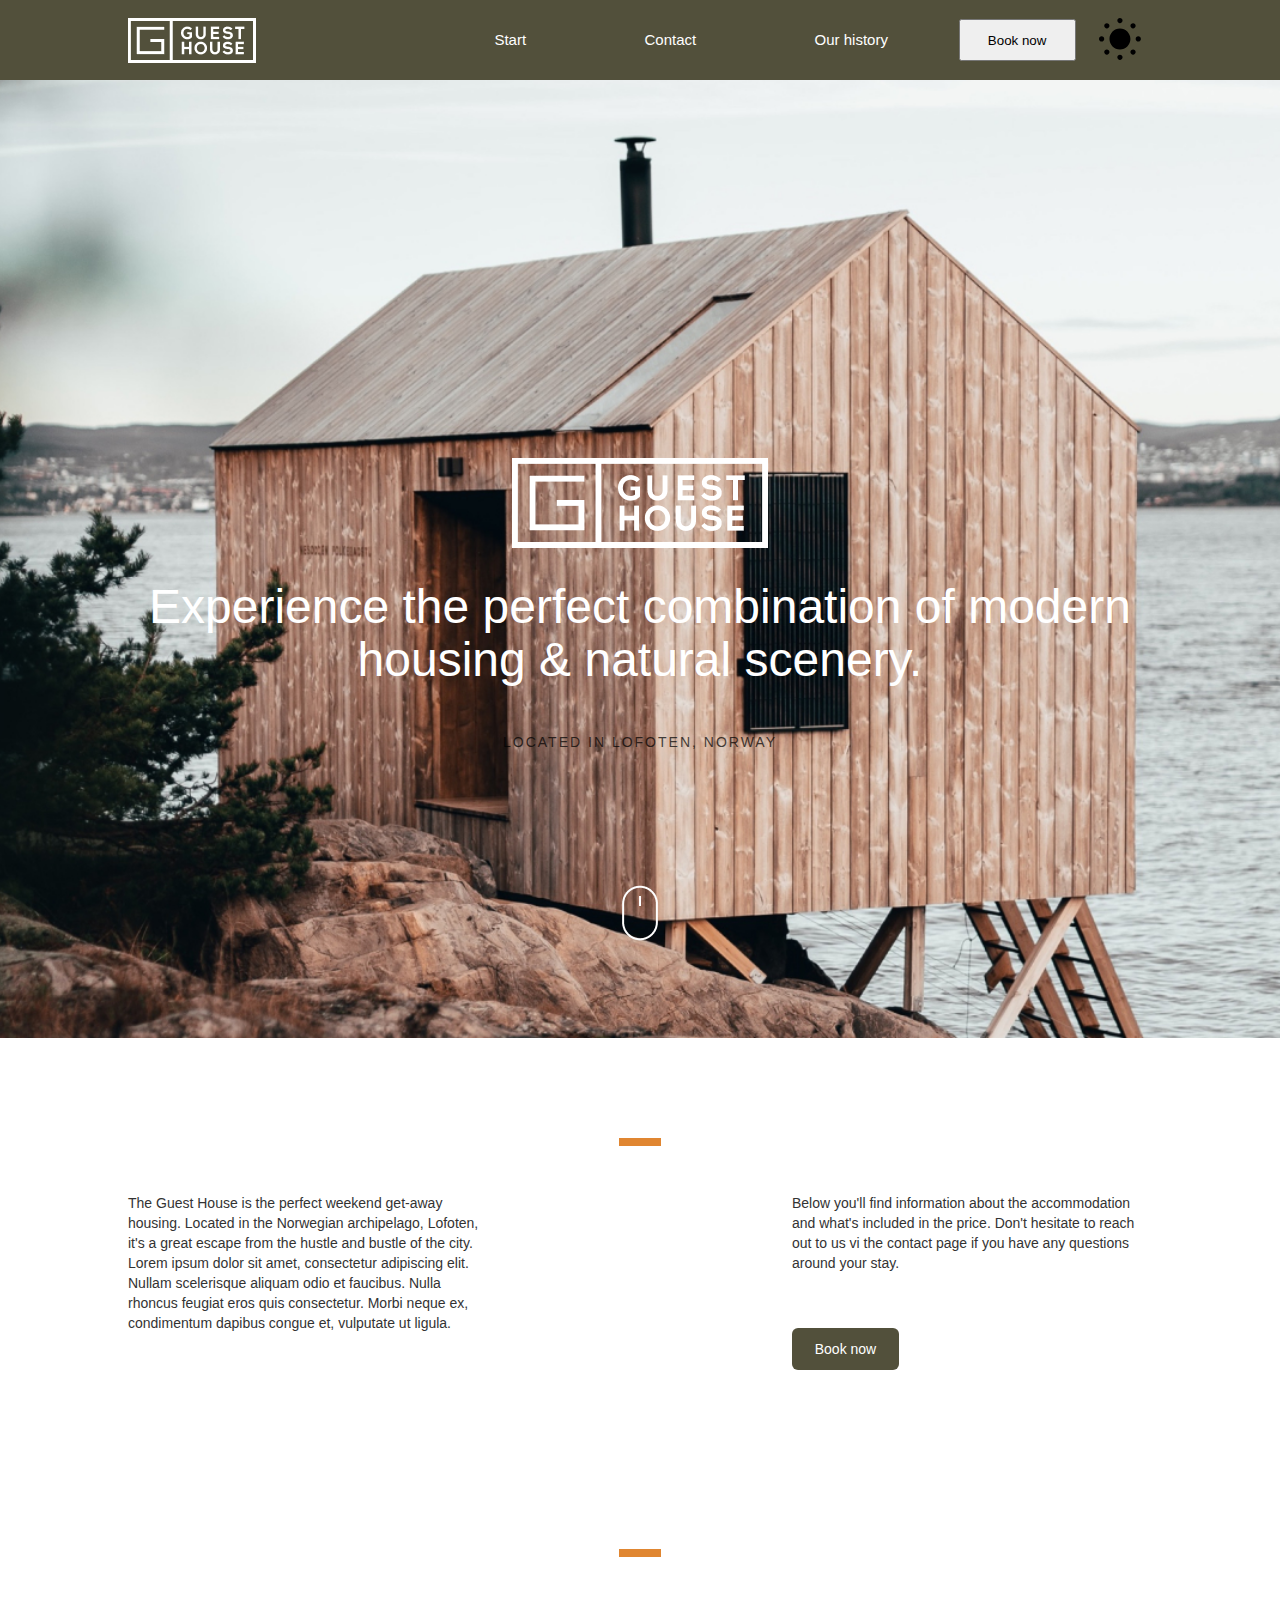
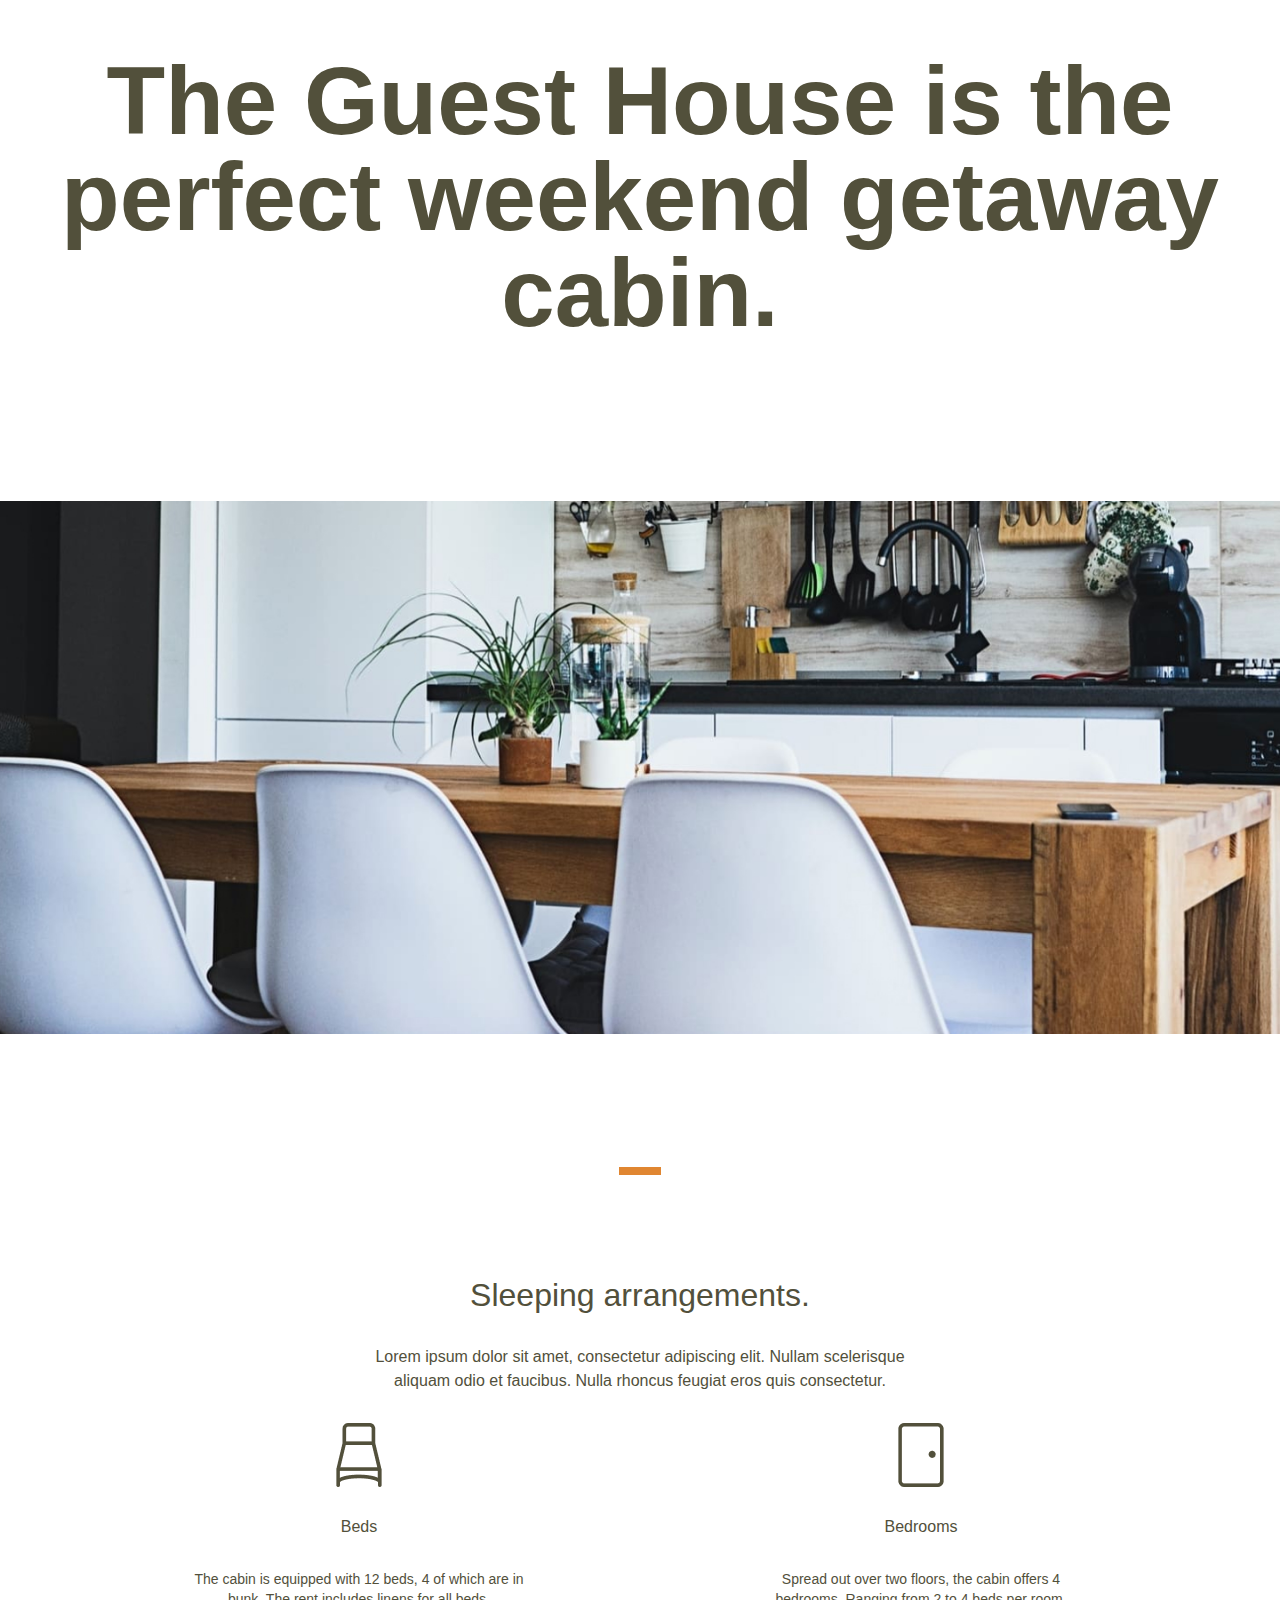
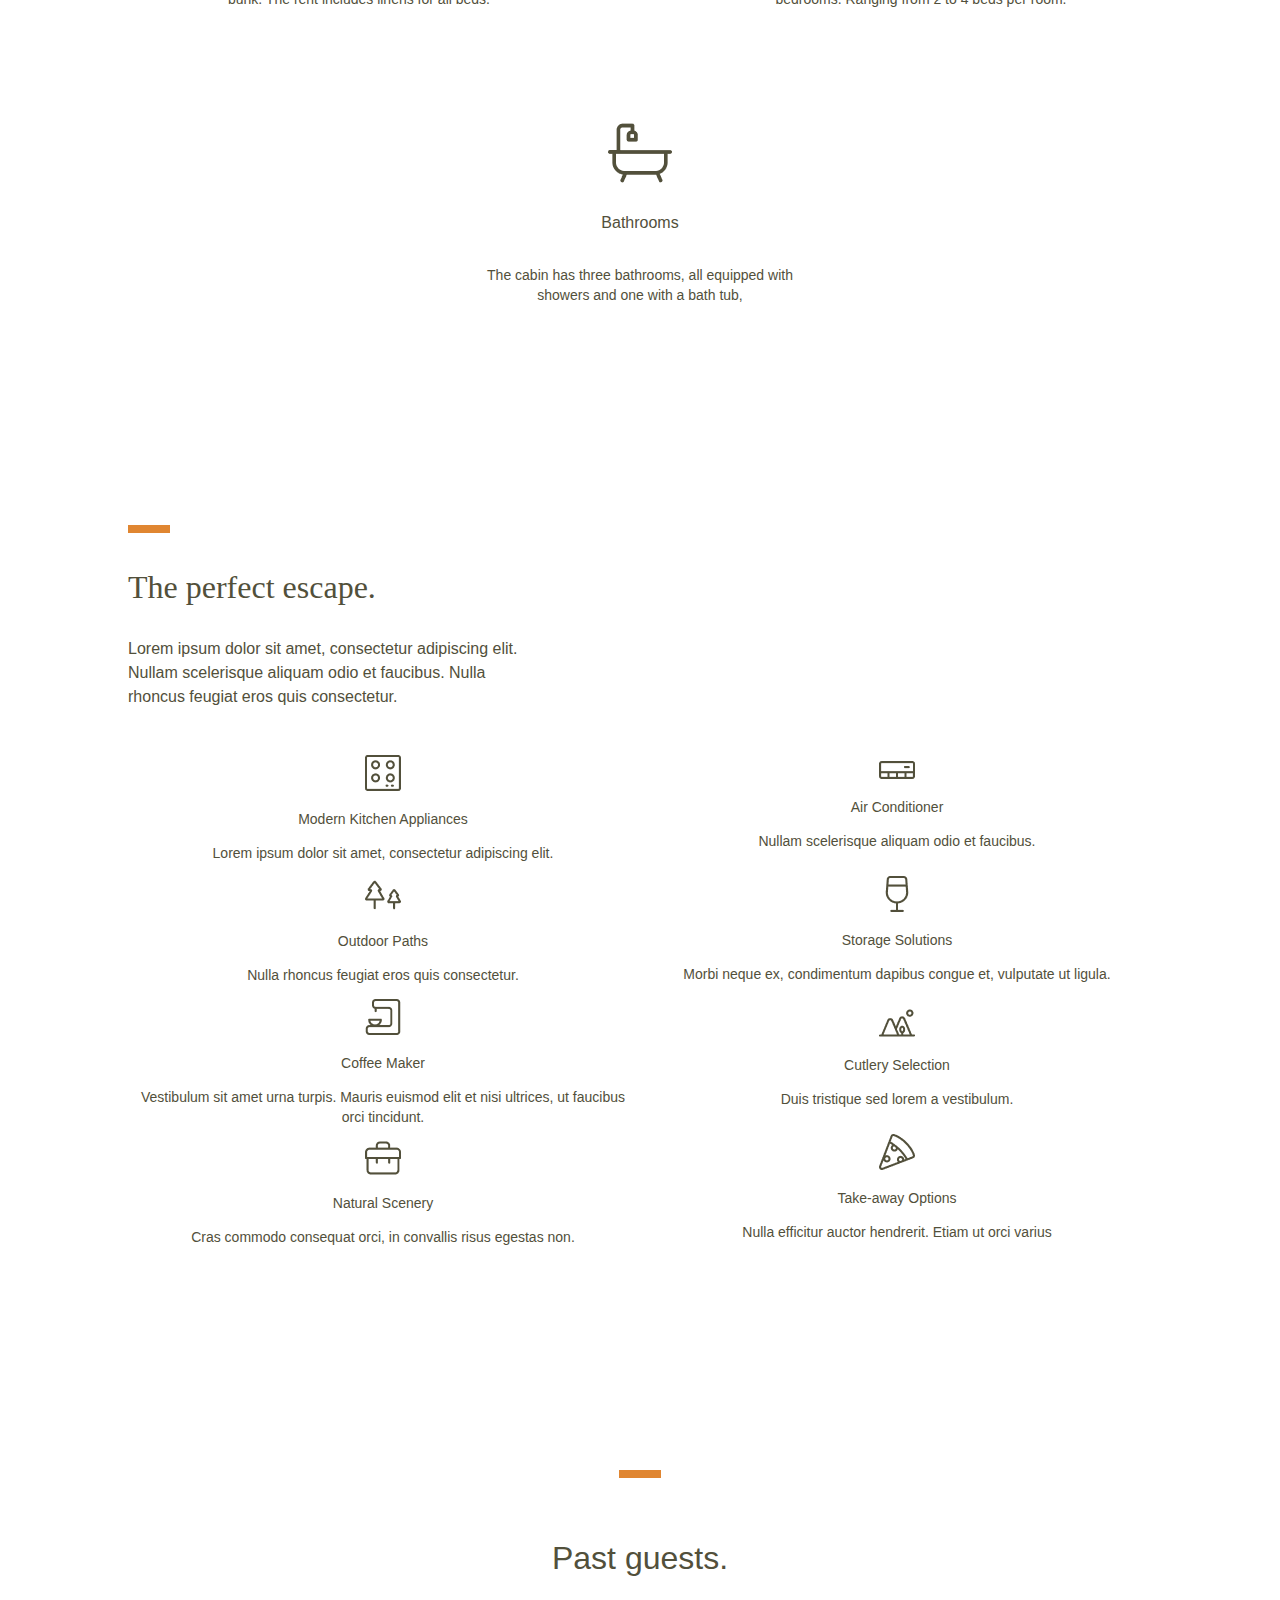
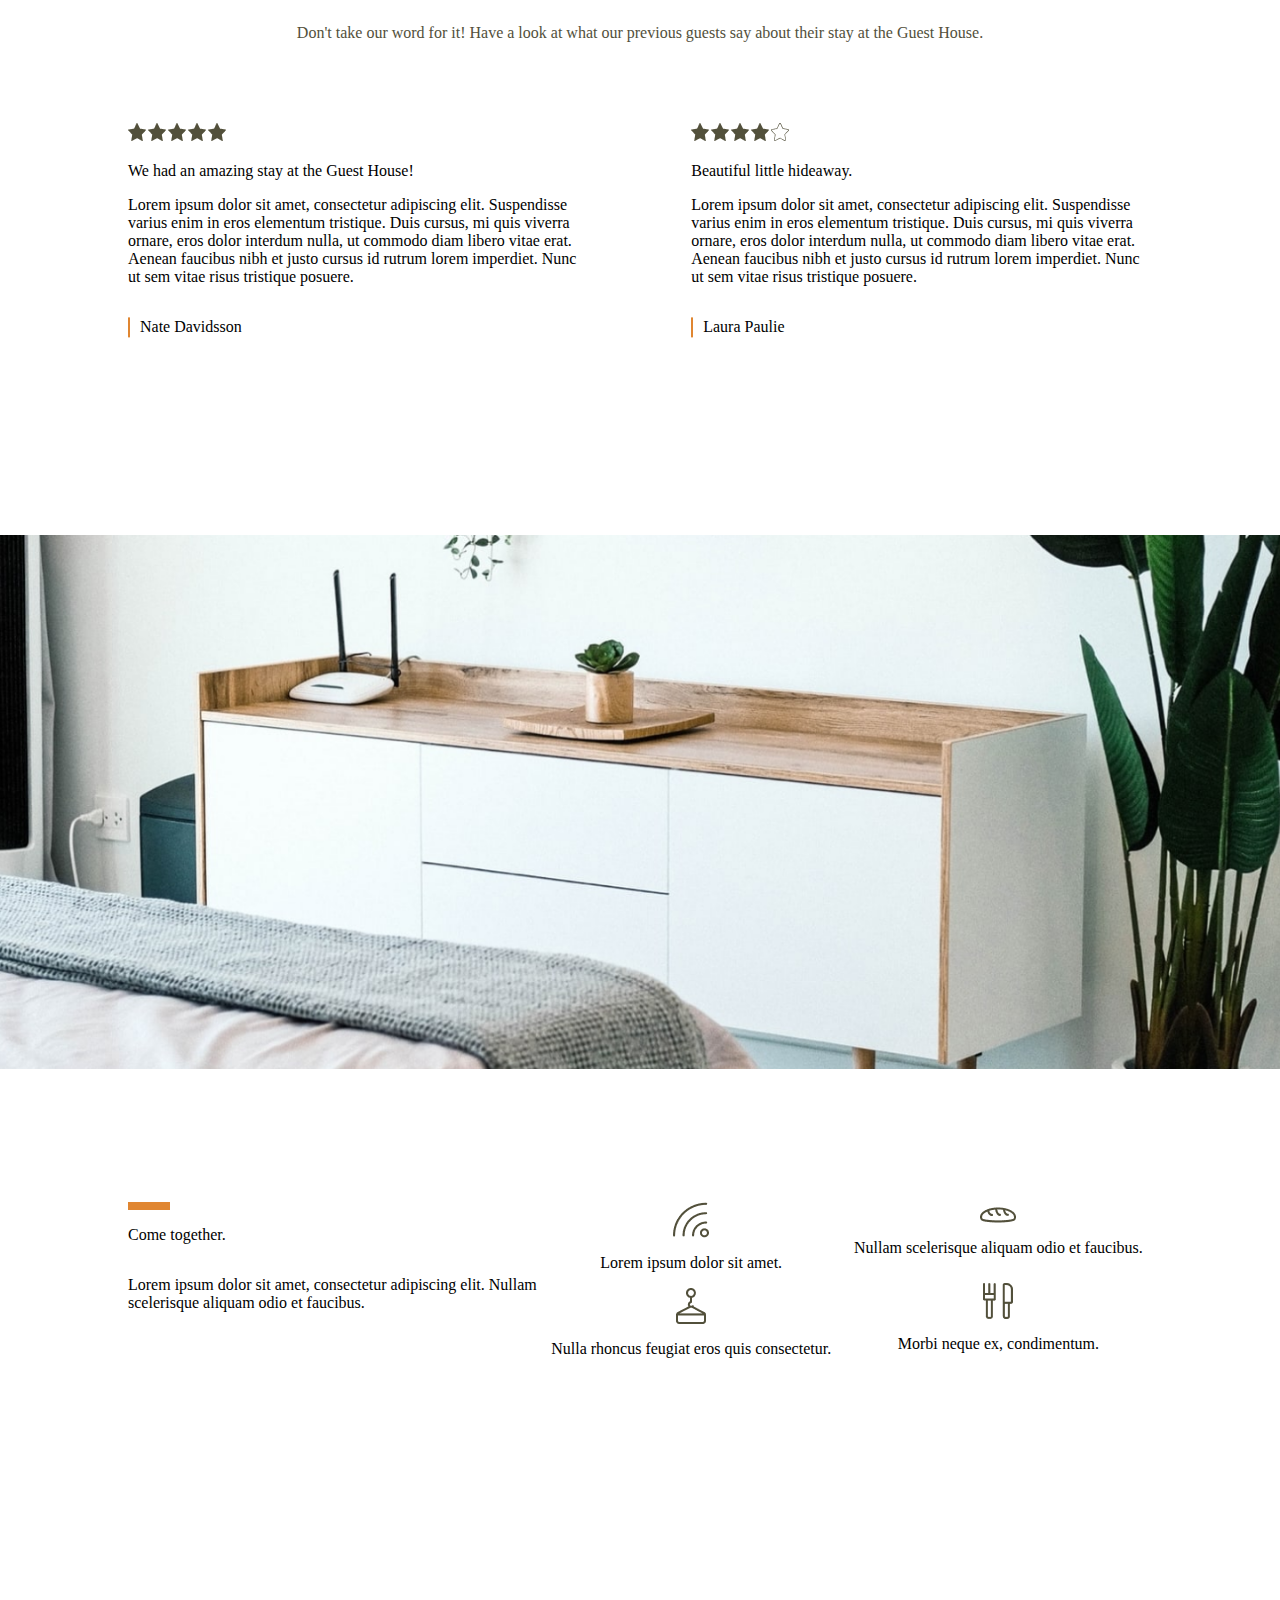
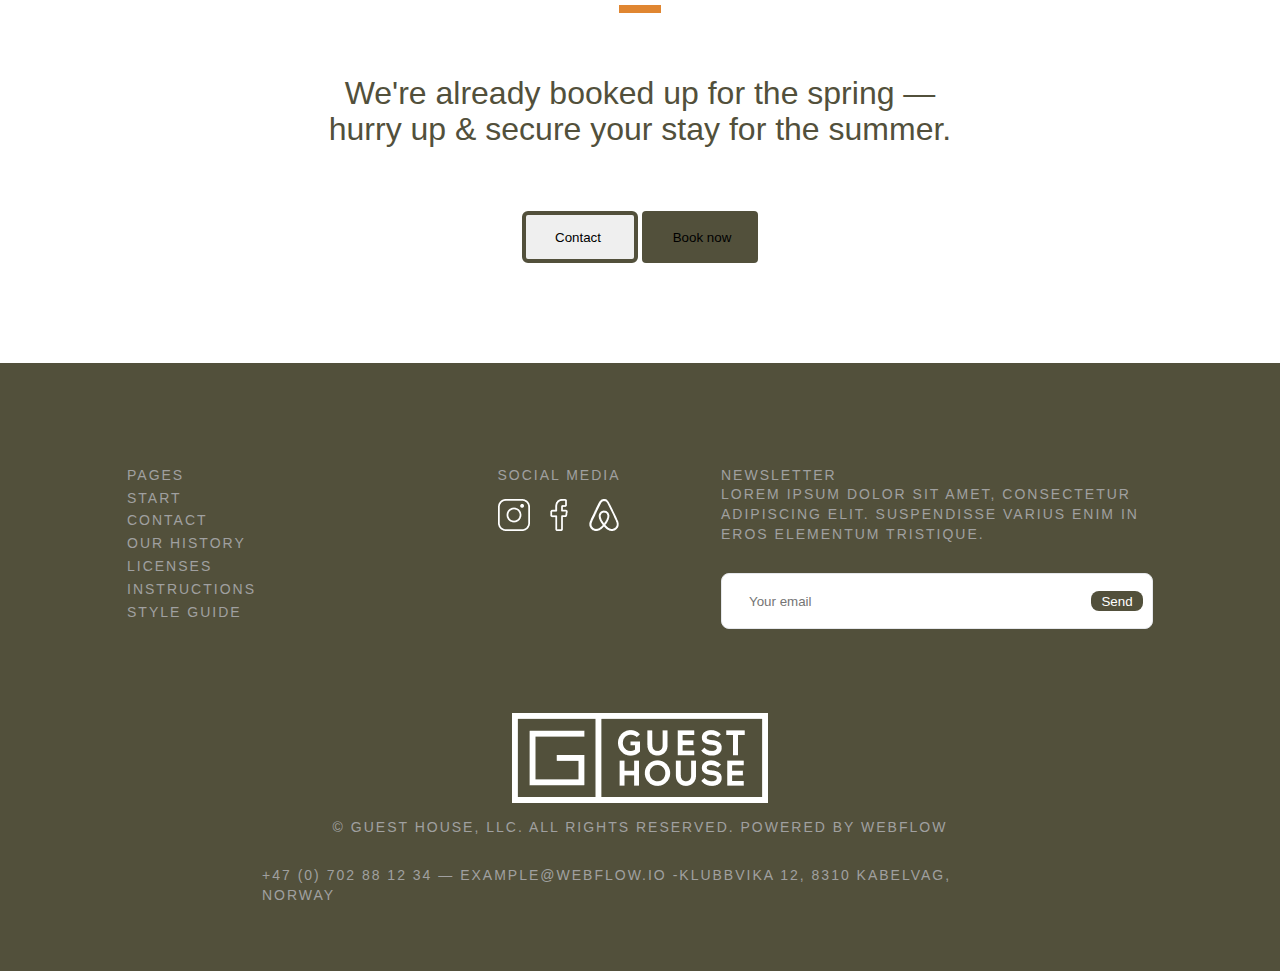
<file: Hotel/index.html>
<!DOCTYPE html>
<html lang="en">

<head>
    <meta charset="UTF-8">
    <meta http-equiv="X-UA-Compatible" content="IE=edge">
    <meta name="viewport" content="width=device-width, initial-scale=1.0">
    <title>Document</title>
    <link rel="stylesheet" href="./styles/style.css">
    <script defer src="./script.js"></script>
</head>

<body>
    <div class="container">
    <header>
        <div class="header-container">
            <div class="header-cont">
                <div class="navigation">
                    <div class="logo">
                        <img src="./img/Combined-Shape.png" alt="">
                    </div>
                    <div class="links">
                        <a class="link" href="#">Start</a>
                        <a class="link" href="#">Contact</a>
                        <a class="link" href="#">Our history</a>
                    </div>
                    <div class="function-block">
                        <div class="firstFun">
                            <button>Book now</button>
                        </div>
                        <div class="topicBlock">
                            <button class="topicButton"></button>
                        </div>
                    </div>
                </div>
            </div>

        </div>
        <div class="header-main">
            <div class="header-main-info">
                <img class="bigLogo" src="./img/bigLogo.png" alt="">
                <h1>Experience the perfect combination of modern housing & natural scenery.</h1>
                <p>Located in Lofoten, norway</p>
                <img class="mouse" src="./img/mouse.png" alt="">
            </div>
            <div class="box"></div>
        </div>
        <img class="line" src="./img/line.png" alt="">
        <div class="header-info">
            <div class="header-info-cont">
                <div class="leftBlock">
                    <p>The Guest House is the perfect weekend get-away housing. Located in the Norwegian archipelago,
                        Lofoten, it's a great escape from the hustle and bustle of the city. Lorem ipsum dolor sit amet,
                        consectetur adipiscing elit. Nullam scelerisque aliquam odio et faucibus. Nulla rhoncus feugiat
                        eros quis consectetur. Morbi neque ex, condimentum dapibus congue et, vulputate ut ligula.</p>
                </div>
                <div class="rightBlock">
                    <p>
                        Below you'll find information about the accommodation and what's included in the price. Don't
                        hesitate to reach out to us vi the contact page if you have any questions around your stay.
                    </p>
                    <button>Book now</button>
                </div>
            </div>
            <img class="line2" src="./img/line.png" alt="">
            <p class="headText">The Guest House is the perfect weekend getaway cabin.</p>
        </div>
    </header>
    <main>
        <div class="main-block"></div>
        <div class="main-info">
            <img class="line3" src="./img/line.png" alt="">
            <div class="main-info-cont">
                <div class="top-block-main">
                    <p class="headTextMain1">Sleeping arrangements.</p>
                    <p class="headTextMain2">Lorem ipsum dolor sit amet, consectetur adipiscing elit. Nullam scelerisque
                        aliquam odio et faucibus. Nulla rhoncus feugiat eros quis consectetur.</p>
                </div>
                <div class="low-block-main">
                    <div class="card">
                        <div class="logoCard">
                            <img src="./img/beds.png" alt="">
                            <p>Beds</p>
                        </div>
                        <div class="cardInfo">
                            <p>The cabin is equipped with 12 beds, 4 of which are in bunk. The rent includes linens for
                                all beds.</p>
                        </div>
                    </div>
                    <div class="card">
                        <div class="logoCard">
                            <img src="./img/bedroom.png" alt="">
                            <p>Bedrooms</p>
                        </div>
                        <div class="cardInfo">
                            <p>Spread out over two floors, the cabin offers 4 bedrooms. Ranging from 2 to 4 beds per
                                room.</p>
                        </div>
                    </div>
                    <div class="card">
                        <div class="logoCard">
                            <img src="./img/bathroom.png" alt="">
                            <p>Bathrooms</p>
                        </div>
                        <div class="cardInfo">
                            <p>The cabin has three bathrooms, all equipped with showers and one with a bath tub,</p>
                        </div>
                    </div>
                </div>
            </div>
        </div>
        <div class="main-rating">
            <div class="main-rating-cont">
                <div class="headBlockRating">
                    <img class="line4" src="./img/line.png" alt="">
                    <p class="headTextRating">The perfect escape.</p>
                    <p class="headTextRatingInfo">Lorem ipsum dolor sit amet, consectetur adipiscing elit. Nullam
                        scelerisque aliquam odio et faucibus. Nulla rhoncus feugiat eros quis consectetur.</p>
                </div>
                <div class="headCardsRating">
                    <div class="leftCardRating">
                        <div class="cardRating">
                            <div class="cardLogoRating">
                                <img src="./img/card1.png" alt="">
                            </div>
                            <div class="cardTextRating">
                                <p class="cardTextRating1">Modern Kitchen Appliances</p>
                                <p class="cardTextRating2">Lorem ipsum dolor sit amet, consectetur adipiscing elit.</p>
                            </div>
                        </div>
                        <div class="cardRating">
                            <div class="cardLogoRating">
                                <img src="./img/card2.png" alt="">
                            </div>
                            <div class="cardTextRating">
                                <p class="cardTextRating1">Outdoor Paths</p>
                                <p class="cardTextRating2">Nulla rhoncus feugiat eros quis consectetur.</p>
                            </div>
                        </div>
                        <div class="cardRating">
                            <div class="cardLogoRating">
                                <img src="./img/card3.png" alt="">
                            </div>
                            <div class="cardTextRating">
                                <p class="cardTextRating1">Coffee Maker</p>
                                <p class="cardTextRating2">Vestibulum sit amet urna turpis. Mauris euismod elit et nisi
                                    ultrices, ut faucibus orci tincidunt.</p>
                            </div>
                        </div>
                        <div class="cardRating">
                            <div class="cardLogoRating">
                                <img src="./img/card4.png" alt="">
                            </div>
                            <div class="cardTextRating">
                                <p class="cardTextRating1">Natural Scenery</p>
                                <p class="cardTextRating2">Cras commodo consequat orci, in convallis risus egestas non.
                                </p>
                            </div>
                        </div>
                    </div>
                    <div class="rightCardRating">
                        <div class="cardRating">
                            <div class="cardLogoRating">
                                <img src="./img/card5.png" alt="">
                            </div>
                            <div class="cardTextRating">
                                <p class="cardTextRating1">Air Conditioner</p>
                                <p class="cardTextRating2">Nullam scelerisque aliquam odio et faucibus.</p>
                            </div>
                        </div>
                        <div class="cardRating">
                            <div class="cardLogoRating">
                                <img src="./img/card6.png" alt="">
                            </div>
                            <div class="cardTextRating">
                                <p class="cardTextRating1">Storage Solutions</p>
                                <p class="cardTextRating2">Morbi neque ex, condimentum dapibus congue et, vulputate ut
                                    ligula.</p>
                            </div>
                        </div>
                        <div class="cardRating">
                            <div class="cardLogoRating">
                                <img src="./img/card7.png" alt="">
                            </div>
                            <div class="cardTextRating">
                                <p class="cardTextRating1">Cutlery Selection</p>
                                <p class="cardTextRating2">Duis tristique sed lorem a vestibulum.</p>
                            </div>
                        </div>
                        <div class="cardRating">
                            <div class="cardLogoRating">
                                <img src="./img/card8.png" alt="">
                            </div>
                            <div class="cardTextRating">
                                <p class="cardTextRating1">Take-away Options</p>
                                <p class="cardTextRating2">Nulla efficitur auctor hendrerit. Etiam ut orci varius</p>
                            </div>
                        </div>
                    </div>
                </div>
            </div>
        </div>
        <div class="main-feedback">
            <div class="feedback-head">
                <img src="./img/line.png" alt="">
                <p class="headFeedbackText">Past guests.</p>
                <p class="headFeedbackTextInfo">Don't take our word for it! Have a look at what our previous guests say
                    about their stay at the Guest House.</p>
            </div>
            <div class="feedback-cards">
                <div class="FeedbackCard">
                    <img src="./img/5stars.png" alt="">
                    <p class="headFeedbackCard">We had an amazing stay at the Guest House!</p>
                    <p class="infoFeedbackCard">Lorem ipsum dolor sit amet, consectetur adipiscing elit. Suspendisse
                        varius enim in eros elementum tristique. Duis cursus, mi quis viverra ornare, eros dolor
                        interdum nulla, ut commodo diam libero vitae erat. Aenean faucibus nibh et justo cursus id
                        rutrum lorem imperdiet. Nunc ut sem vitae risus tristique posuere.</p>
                    <div class="user">
                        <img src="./img/lineV.png" alt="">
                        <p class="userName">Nate Davidsson</p>
                    </div>
                </div>
                <div class="FeedbackCard">
                    <img src="./img/4stars.png" alt="">
                    <p class="headFeedbackCard">Beautiful little hideaway.</p>
                    <p class="infoFeedbackCard">Lorem ipsum dolor sit amet, consectetur adipiscing elit. Suspendisse
                        varius enim in eros elementum tristique. Duis cursus, mi quis viverra ornare, eros dolor
                        interdum nulla, ut commodo diam libero vitae erat. Aenean faucibus nibh et justo cursus id
                        rutrum lorem imperdiet. Nunc ut sem vitae risus tristique posuere.</p>
                    <div class="user">
                        <img src="./img/lineV.png" alt="">
                        <p class="userName">Laura Paulie</p>
                    </div>
                </div>
            </div>
        </div>
        <div class="main-block1"></div>
        <div class="main-service">
            <div class="service-cont">
                <div class="leftService">
                    <img src="./img/line.png" alt="">
                    <p class="serviceHeadText">Come together.</p>
                    <p class="serviceInfoText">Lorem ipsum dolor sit amet, consectetur adipiscing elit. Nullam
                        scelerisque aliquam odio et faucibus.</p>
                </div>
                <div class="rightService">
                    <div class="serviceCardLeft">
                        <div class="serviceCard">
                            <img src="./img/service1.png" alt="">
                            <p>Lorem ipsum dolor sit amet.</p>
                        </div>
                        <div class="serviceCard">
                            <img src="./img/service2.png" alt="">
                            <p>Nulla rhoncus feugiat eros quis consectetur.</p>
                        </div>
                    </div>
                    <div class="serviceCardRight">
                        <div class="serviceCard">
                            <img src="./img/service3.png" alt="">
                            <p>Nullam scelerisque aliquam odio et faucibus.</p>
                        </div>
                        <div class="serviceCard">
                            <img src="./img/service4.png" alt="">
                            <p>Morbi neque ex, condimentum.</p>
                        </div>
                    </div>
                </div>
            </div>

        </div>
        <div class="main-contact">
            <div class="main-contact-cont">
                <img src="./img/line.png" alt="">
                <p class="contactHeadText">We're already booked up for the spring — hurry up & secure your stay for the
                    summer.</p>
                <p class="contactInfoText"></p>
                <div class="contact-buttons">
                    <button class="contBut1">Contact</button>
                    <button class="contBut2">Book now</button>
                </div>
            </div>
        </div>
    </main>
    <footer>
        <div class="footer-cont">
            <div class="top-foot">
                <div class="links-foot">
                    <a class="footLinkUP" href="#">Pages</a>
                    <a class="footLink" href="#">Start</a>
                    <a class="footLink" href="#">Contact</a>
                    <a class="footLink" href="#">Our history</a>
                    <a class="footLink" href="#">Licenses</a>
                    <a class="footLink" href="#">Instructions</a>
                    <a class="footLink" href="#">Style guide</a>
                </div>
                <div class="contact-foot">
                    <p class="contactFoodP">Social Media</p>
                    <div class="socLinks">
                        <button class="footSoc1"></button>
                        <button class="footSoc2"></button>
                        <button class="footSoc3"></button>
                    </div>

                </div>
                <div class="newUser">
                    <p class="userText1">Newsletter</p>
                    <p class="userText2">Lorem ipsum dolor sit amet, consectetur adipiscing elit. Suspendisse varius
                        enim in eros elementum tristique.</p>
                    <form>
                        <input placeholder="Your email" class="inputUser" type="email">
                        <button class="submit">Send</button>
                    </form>

                </div>
            </div>
            <div class="low-foot">
                <img src="./img/bigLogo.png" alt="">
                <p class="lowFootText1">© Guest House, LLC. All rights reserved. Powered by Webflow</p>
                <p class="lowFootText2">+47 (0) 702 88 12 34 — example@webflow.io -Klubbvika 12, 8310 Kabelvag, Norway</p>
            </div>
        </div>
        
    </footer>
</div>
</body>

</html>
</file>
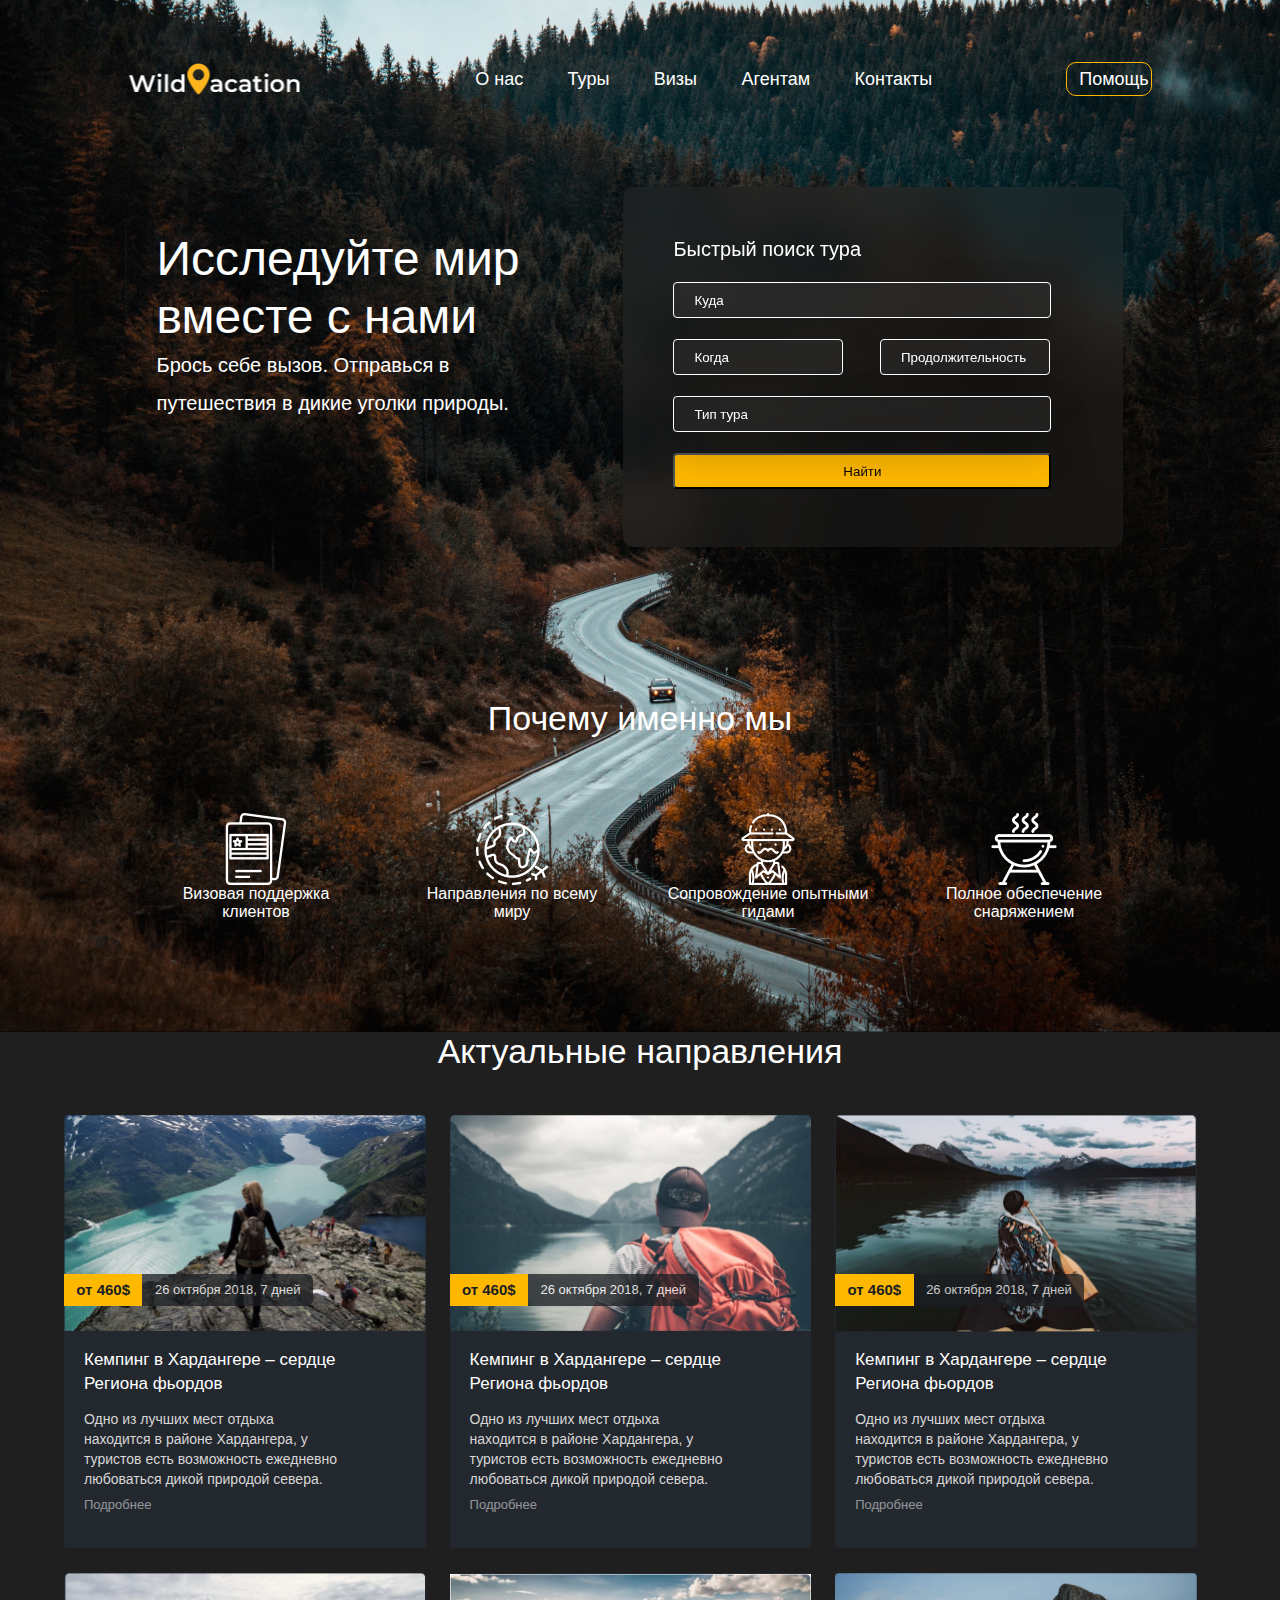
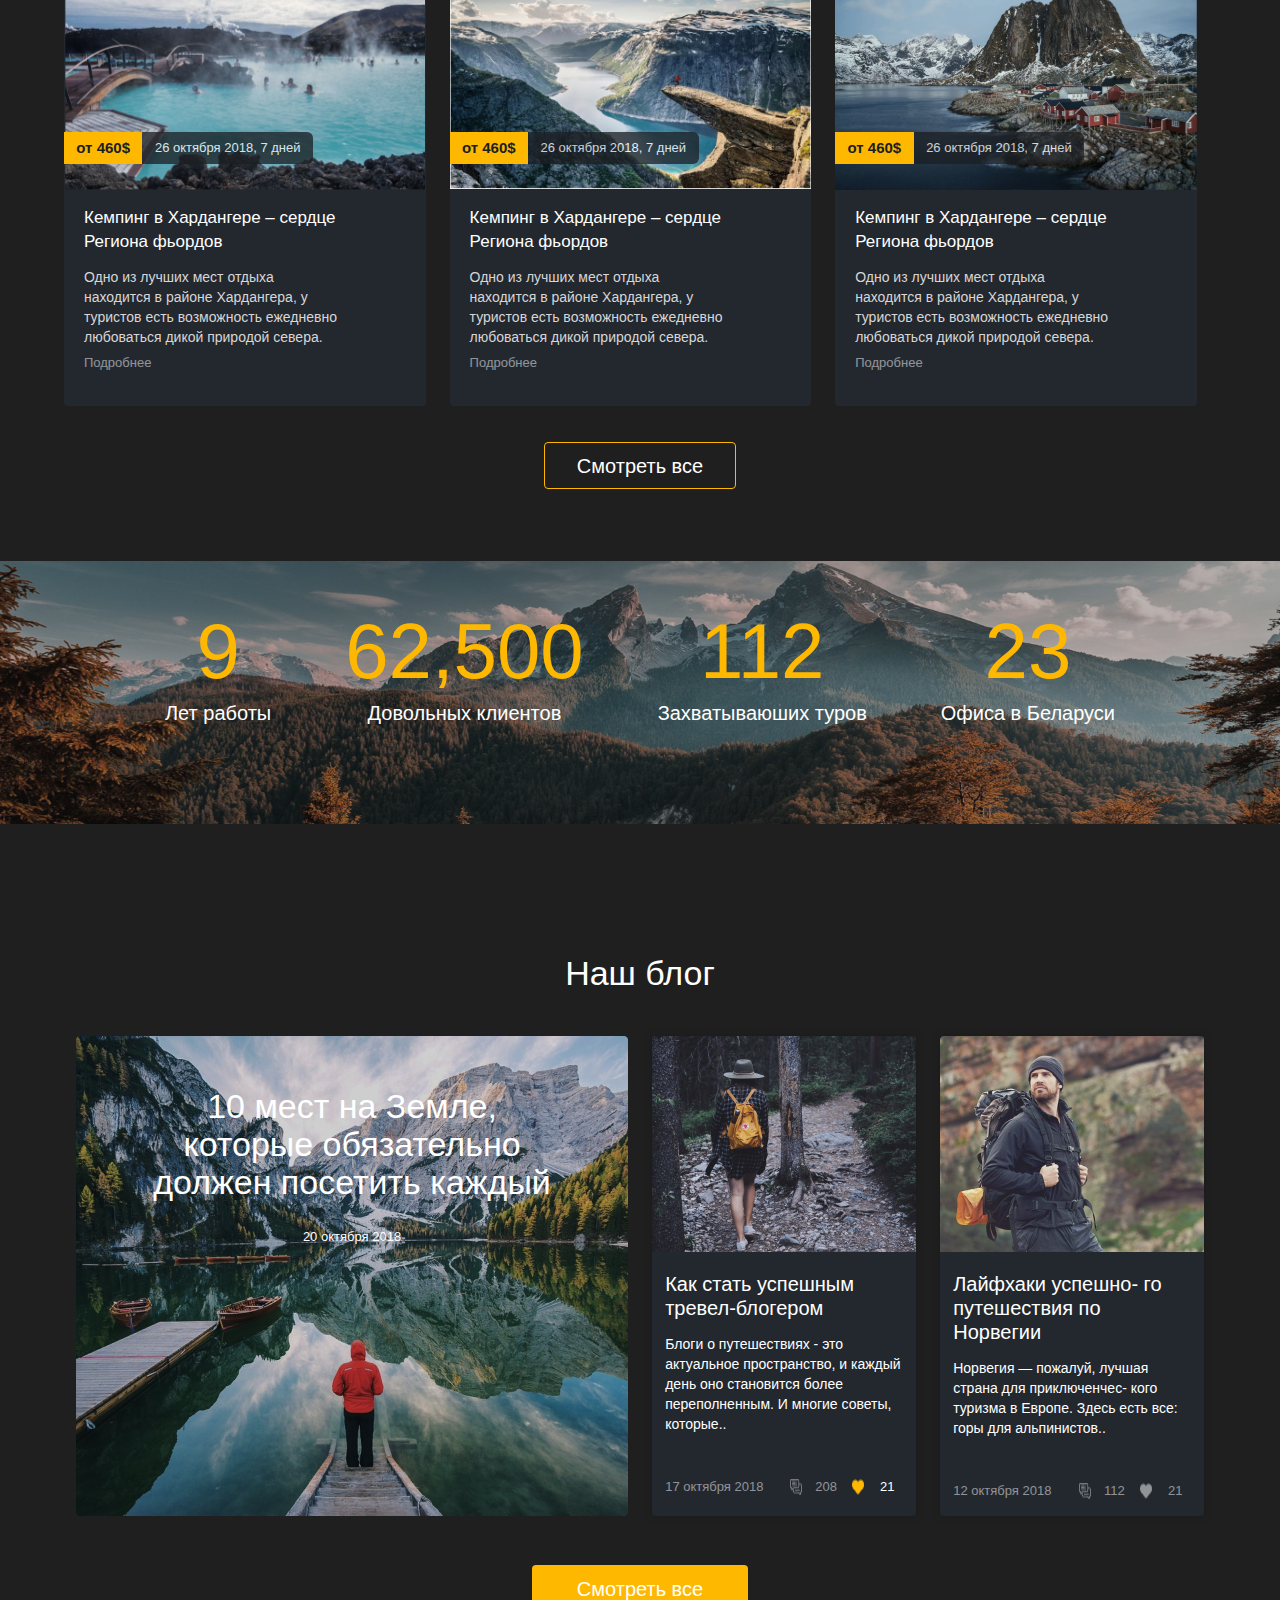
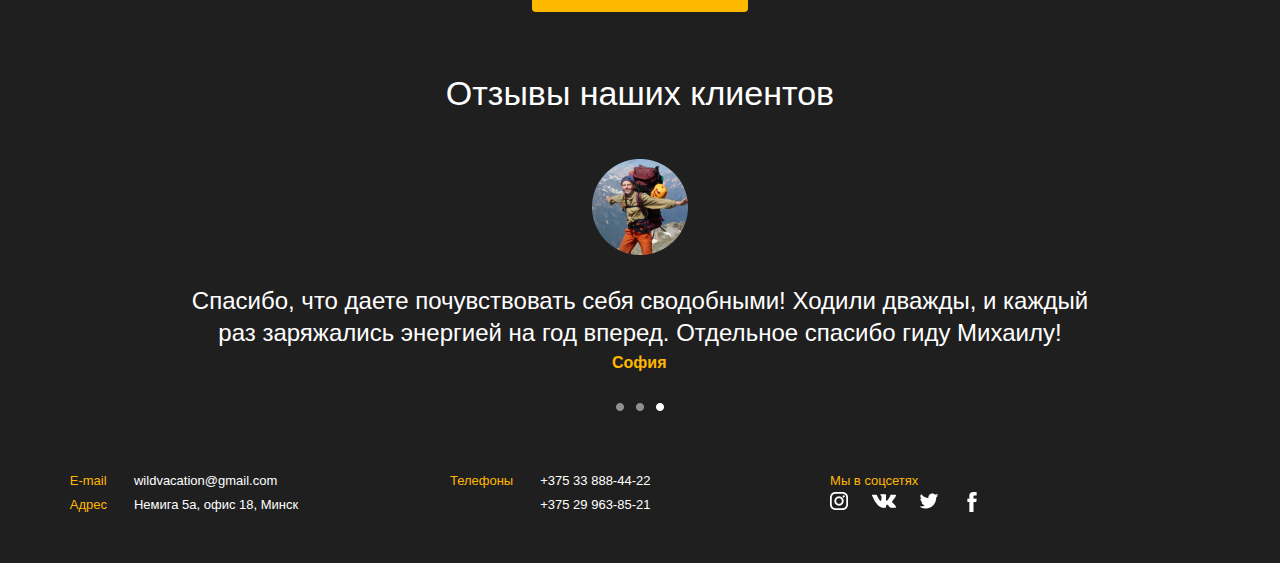
<file: Trip/index.html>
<!DOCTYPE html>
<html lang="en">
<head>
    <meta charset="UTF-8">
    <meta http-equiv="X-UA-Compatible" content="IE=edge">
    <meta name="viewport" content="width=device-width, initial-scale=1.0">
    <title>Document</title>
    <link rel="stylesheet" href="./styles/style.css">
</head>
<body>
    <header>
        <div class="header-nav">
            <div class="logo">
                <img src="./img/Logo.png" alt="">
            </div>
            <div class="nav">
                <div class="links1">
                    <a href="#">О нас</a>
                    <a href="#">Туры</a>
                    <a href="#">Визы</a>                                       
                    <a href="#">Агентам</a>
                    <a href="#">Контакты</a>                          
                </div>
                <div class="links2">
                    <a href="#">Помощь</a>
                </div>
            </div>
        </div>
        <div class="header-center">
            <div class="text">
                <p class="big">Исследуйте мир
                    вместе с нами</p>
                <p class="little">Брось себе вызов. Отправься в путешествия в дикие уголки природы.</p>
            </div>
            <div class="form">
                <p>Быстрый поиск тура</p>
                <div class="form1"><input class="in1" placeholder="Куда" type="text"></div>
                <div class="form2"><input  class="in2" placeholder="Когда" type="text"> <input class="in3" placeholder="Продолжительность" type="text"></div>
                <div class="form3"><input   class="in4" placeholder="Тип тура" type="text"></div>
                <div class="button">
                    <button>Найти</button>
                </div>
            </div>
           
        </div>
        <div class="text-center"><p class="center">Почему именно мы</p></div>    
        <div class="header-low">               
            <div class="box-line">
                <div class="box">
                    <div class="box-img">  <img src="./img/visa.png" alt=""></div>
                    <p>Визовая поддержка клиентов</p>
                </div>
                <div class="box">
<div class="box-img"><img src="./img/world.png" alt=""></div>
                    <p>Направления по всему миру</p>
                </div>
                <div class="box">
               <div class="box-img"> <img src="./img/hunter.png" alt=""></div>    
                    <p>Сопровождение опытными гидами</p>
                </div> <div class="box">
                    <div class="box-img"> <img src="./img/bbq.png" alt=""></div> 
                    <p>Полное обеспечение снаряжением</p>
                </div>
            </div>                        
        </div>
    </header>
    <main>
        <div class="main-text">
            <p>Актуальные направления</p>
        </div>
        <div class="main-cards">
            <div class="card">
                <div class="high1">
                    <div class="t1"><p class="price">от 460$</p></div>
                    <div class="t2"><p class="date">26 октября 2018, 7 дней</p></div>                 
                </div>
                <div class="low">
                    <p class="card-big">Кемпинг в Хардангере – сердце Региона фьордов</p>
                    <p class="card-medium">Одно из лучших мест отдыха находится
                     в районе Хардангера, у туристов есть возможность ежедневно любоваться дикой природой севера.</p>
                    <p class="card-tiny">Подробнее</p>
                </div>
            </div>
            <div class="card">
                <div class="high2">
                    <div class="t1"><p class="price">от 460$</p></div>
                    <div class="t2"><p class="date">26 октября 2018, 7 дней</p></div>                 
                </div>
                <div class="low">
                    <p class="card-big">Кемпинг в Хардангере – сердце Региона фьордов</p>
                    <p class="card-medium">Одно из лучших мест отдыха находится
                        в районе Хардангера, у туристов есть возможность ежедневно любоваться дикой природой севера.</p>
                    <p class="card-tiny">Подробнее</p>
                </div>
            </div>
            <div class="card">
                <div class="high3">
                    <div class="t1"><p class="price">от 460$</p></div>
                    <div class="t2"><p class="date">26 октября 2018, 7 дней</p></div>                 
                </div>
                <div class="low">
                    <p class="card-big">Кемпинг в Хардангере – сердце Региона фьордов</p>
                    <p class="card-medium">Одно из лучших мест отдыха находится
                        в районе Хардангера, у туристов есть возможность ежедневно любоваться дикой природой севера.</p>
                    <p class="card-tiny">Подробнее</p>
                </div>
            </div>
            <div class="card">
                <div class="high4">
                    <div class="t1"><p class="price">от 460$</p></div>
                    <div class="t2"><p class="date">26 октября 2018, 7 дней</p></div>                 
                </div>
                <div class="low">
                    <p class="card-big">Кемпинг в Хардангере – сердце Региона фьордов</p>
                    <p class="card-medium">Одно из лучших мест отдыха находится
                        в районе Хардангера, у туристов есть возможность ежедневно любоваться дикой природой севера.</p>
                    <p class="card-tiny">Подробнее</p>
                </div>
            </div>
            <div class="card">
                <div class="high5">
                    <div class="t1"><p class="price">от 460$</p></div>
                    <div class="t2"><p class="date">26 октября 2018, 7 дней</p></div>                 
                </div>
                <div class="low">
                    <p class="card-big">Кемпинг в Хардангере – сердце Региона фьордов</p>
                    <p class="card-medium">Одно из лучших мест отдыха находится
                        в районе Хардангера, у туристов есть возможность ежедневно любоваться дикой природой севера.</p>
                    <p class="card-tiny">Подробнее</p>
                </div>
            </div>
            <div class="card">
                <div class="high6">
                    <div class="t1"><p class="price">от 460$</p></div>
                    <div class="t2"><p class="date">26 октября 2018, 7 дней</p></div>                 
                </div>
                <div class="low">
                    <p class="card-big">Кемпинг в Хардангере – сердце Региона фьордов</p>
                    <p class="card-medium">Одно из лучших мест отдыха находится
                        в районе Хардангера, у туристов есть возможность ежедневно любоваться дикой природой севера.</p>
                    <p class="card-tiny">Подробнее</p>
                </div>
            </div>
            </div>
        <div class="main-center-medium">
            <a class="link" href="#">Смотреть все</a>
        </div>
        <div class="main-line-info">
            <div class="line">
                <div class="line-box">
                    <p class="number">9</p>
                    <p class="inform">Лет работы</p>
                </div>
                <div class="line-box">
                    <p class="number">62,500 </p>
                    <p class="inform">Довольных клиентов</p>
                </div>
                <div class="line-box">
                    <p class="number">112</p>
                    <p class="inform">Захватываюших туров</p>
                </div>
                <div class="line-box">
                    <p class="number">23</p>
                    <p class="inform">Офиса в Беларуси</p>
                </div>
            </div>
        </div>
        <div class="main-center-low">
            <p>Наш блог</p>
        </div>
        <div class="main-low-info">
            <div class="low-card-b">
                <div class="text-b">
                    <p class="info-card">10 мест на Земле, которые обязательно должен посетить каждый</p>
                <p class="date-card">20 октября 2018</p>
                </div>
                
            </div>
            <div class="low-card-m">
                <div class="image">
                    <img src="./img/l1.png" alt="">
                </div>
                <div class="text-card">
                     <p class="tc1">Как стать успешным тревел-блогером</p>
                     <p class="tc2">Блоги о путешествиях - это актуальное пространство, и каждый день оно становится более переполненным. И многие советы, которые.. </p>
                </div>
                <div class="services">
                    <div class="s-text">
                    <p>17 октября 2018</p>
                    </div>
                   <div class="likes">
                    <div class="comm">
                        <img src="./img/chat.png" alt="">
                        <p class="chat">208</p>
                    </div>
                    <div class="like1">
                        <img src="./img/yl.png" alt="">
                        <p class="like-text">21</p>
                    </div>
                   </div>
                </div>
            </div>
                <div class="low-card-m">
                    <div class="image">
                        <img src="./img/l2.png" alt="">
                    </div>
                    <div class="text-card">
                         <p class="tc1">Лайфхаки успешно- го путешествия по Норвегии</p>
                         <p class="tc2">Норвегия — пожалуй, лучшая страна для приключенчес- кого туризма в Европе. Здесь есть все: горы для альпинистов.. </p>
                    </div>
                    <div class="services">
                        <div class="s-text">
                        <p>12 октября 2018</p>
                        </div>
                       <div class="likes">
                        <div class="comm">
                            <img src="./img/chat.png" alt="">
                            <p class="chat">112</p>
                        </div>
                        <div class="like2">
                            <img src="./img/wl.png" alt="">
                            <p class="like-text">21</p>
                        </div>
                       </div>
                    </div>
              </div>
        </div>
    </main>
    <footer>
        <div class="footer-high">
            <div class="high-text">  <a class="link" href="#" >Смотреть все</a></div>          
          <div class="medium-text"><p class="comments">Отзывы наших клиентов</p></div> 
           <div class="img1"><img src="./img/Ellipse.png" alt=""></div>
            <div class="thanks"><p class="content">Спасибо, что даете почувствовать себя сводобными! Ходили дважды, и каждый раз заряжались энергией на год вперед. Отдельное спасибо гиду Михаилу!</p></div>
          <div class="name"><p class="sofya">Сoфия</p></div>
         <div class="img2"><img src="./img/Group 2.png" alt=""></div> 
        </div>
        <div class="footer-low">
            <div class="fl-cont">
            <div class="foot-box1">
                <div class="fb1">
                  <p class="email">E-mail</p>
                  <p class="adress">Адрес</p>
                </div>
                <div class="fb2">
                     <p class="answer1">wildvacation@gmail.com</p>
                     <p class="answer2">Немига 5а, офис 18,  Минск</p>
                </div>
            </div>
            <div class="foot-box2">
                <div class="fb1">
                  <p class="tel">Телефоны</p>
                </div>
                <div class="fb2">
                     <p>+375 33 888-44-22</p>
                     <p>+375 29 963-85-21</p>
                </div>
            </div>
            <div class="foot-box3">
                <p>Мы в соцсетях</p>
               <img class="spec" src="./img/socseti.png" alt="">        
            </div>
        </div>
    </div>
    <div class="fin"></div>
    </footer>
</body>
</html>
</file>
<file: Hotel/styles/style.css>
body {
  padding: 0;
  margin: 0;
  -webkit-box-sizing: border-box;
          box-sizing: border-box;
}

.header-container {
  height: 80px;
  background-color: #52503B;
  width: 100%;
  margin: 0 auto;
  display: -webkit-box;
  display: -ms-flexbox;
  display: flex;
  -webkit-box-align: center;
      -ms-flex-align: center;
          align-items: center;
}

.header-container .header-cont {
  width: 80%;
  margin: 0 auto;
  display: -webkit-box;
  display: -ms-flexbox;
  display: flex;
  -webkit-box-align: center;
      -ms-flex-align: center;
          align-items: center;
}

.header-container .navigation {
  width: 100%;
  display: -webkit-box;
  display: -ms-flexbox;
  display: flex;
  -webkit-box-align: center;
      -ms-flex-align: center;
          align-items: center;
  -webkit-box-pack: center;
      -ms-flex-pack: center;
          justify-content: center;
}

.header-container .function-block {
  width: 20%;
  display: -webkit-box;
  display: -ms-flexbox;
  display: flex;
  -webkit-box-align: center;
      -ms-flex-align: center;
          align-items: center;
  -ms-flex-pack: distribute;
      justify-content: space-around;
}

.header-container .function-block .firstFun button {
  width: 117px;
  height: 42px;
}

.header-container .function-block .topicButton {
  height: 42px;
  width: 42px;
  background-image: url(../img/sun.svg);
  background-size: contain;
  background-position: center;
  background-repeat: no-repeat;
  border: none;
  background-color: transparent;
}

.header-container .function-block .topicButton.topicButtonDark {
  background-image: url(../img/moon.svg);
}

.header-container .logo {
  width: 30%;
  display: -webkit-box;
  display: -ms-flexbox;
  display: flex;
  -webkit-box-align: center;
      -ms-flex-align: center;
          align-items: center;
}

.header-container .links {
  width: 50%;
  display: -webkit-box;
  display: -ms-flexbox;
  display: flex;
  -webkit-box-align: center;
      -ms-flex-align: center;
          align-items: center;
  -ms-flex-pack: distribute;
      justify-content: space-around;
}

.header-container .links a {
  font-family: Verdana, Geneva, Tahoma, sans-serif;
  font-style: normal;
  font-weight: 400;
  font-size: 15px;
  line-height: 20px;
  color: #FFFFFF;
  text-decoration: none;
}

.header-container .links a:hover {
  color: grey;
}

.header-main {
  background-image: url(../img/background.jpg);
  background-size: cover;
  background-position: center;
  background-repeat: no-repeat;
  width: 100%;
  padding-top: 178px;
}

.header-main .header-main-info {
  padding-top: 200px;
  width: 90%;
  margin: 0 auto;
  display: -webkit-box;
  display: -ms-flexbox;
  display: flex;
  -webkit-box-orient: vertical;
  -webkit-box-direction: normal;
      -ms-flex-direction: column;
          flex-direction: column;
  -webkit-box-align: center;
      -ms-flex-align: center;
          align-items: center;
  text-align: center;
}

.header-main h1 {
  font-family: Verdana, Geneva, Tahoma, sans-serif;
  font-style: normal;
  font-weight: 400;
  font-size: 48px;
  line-height: 53px;
  text-align: center;
  color: #FFFFFF;
}

.header-main .header-main-info p {
  font-family: Verdana, Geneva, Tahoma, sans-serif;
  font-style: normal;
  font-weight: 400;
  font-size: 14px;
  line-height: 20px;
  text-align: center;
  letter-spacing: 2px;
  text-transform: uppercase;
  color: #000000;
  opacity: 0.7;
}

.header-main .mouse {
  padding-top: 117px;
}

.header-main .box {
  padding-top: 95px;
}

.line {
  display: -webkit-box;
  display: -ms-flexbox;
  display: flex;
  -webkit-box-align: center;
      -ms-flex-align: center;
          align-items: center;
  -webkit-box-pack: center;
      -ms-flex-pack: center;
          justify-content: center;
  text-align: center;
  margin: 0 auto;
  padding-top: 100px;
}

.header-info {
  margin-top: 33px;
}

.header-info .header-info-cont {
  width: 80%;
  margin: 0 auto;
  display: -webkit-box;
  display: -ms-flexbox;
  display: flex;
  -webkit-box-pack: justify;
      -ms-flex-pack: justify;
          justify-content: space-between;
}

.header-info .rightBlock {
  width: 360px;
  height: 180px;
}

.header-info .leftBlock {
  width: 360px;
  height: 180px;
}

.header-info .leftBlock p {
  font-family: Verdana, Geneva, Tahoma, sans-serif;
  font-style: normal;
  font-weight: 400;
  font-size: 14px;
  line-height: 20px;
  color: #333333;
}

.header-info .rightBlock p {
  font-family: Verdana, Geneva, Tahoma, sans-serif;
  font-style: normal;
  font-weight: 400;
  font-size: 14px;
  line-height: 20px;
  color: #333333;
}

.header-info .rightBlock button {
  margin-top: 41px;
  width: 107px;
  height: 42px;
  background: #52503B;
  border-radius: 6px;
  border: none;
  font-family: Verdana, Geneva, Tahoma, sans-serif;
  font-style: normal;
  font-weight: 400;
  font-size: 14px;
  line-height: 20px;
  color: #FFFFFF;
}

.header-info .rightBlock button:hover {
  cursor: pointer;
}

.header-info .line2 {
  padding-top: 190px;
  display: -webkit-box;
  display: -ms-flexbox;
  display: flex;
  -webkit-box-align: center;
      -ms-flex-align: center;
          align-items: center;
  -webkit-box-pack: center;
      -ms-flex-pack: center;
          justify-content: center;
  text-align: center;
  margin: 0 auto;
}

.headText {
  font-style: normal;
  font-weight: 700;
  font-size: 96px;
  line-height: 96px;
  text-align: center;
  color: #52503B;
  font-family: Verdana, Geneva, Tahoma, sans-serif;
}

.main-block {
  height: 660px;
  background-image: url(../img/background2.jpg);
  background-size: contain;
  background-position: center;
  background-repeat: no-repeat;
}

.line3 {
  padding: 70px;
  display: -webkit-box;
  display: -ms-flexbox;
  display: flex;
  -webkit-box-align: center;
      -ms-flex-align: center;
          align-items: center;
  -webkit-box-pack: center;
      -ms-flex-pack: center;
          justify-content: center;
  text-align: center;
  margin: 0 auto;
}

.main-info-cont {
  width: 80%;
  margin: 0 auto;
  display: -webkit-box;
  display: -ms-flexbox;
  display: flex;
  -webkit-box-orient: vertical;
  -webkit-box-direction: normal;
      -ms-flex-direction: column;
          flex-direction: column;
}

.main-info-cont .headTextMain1 {
  font-family: Verdana, Geneva, Tahoma, sans-serif;
  font-style: normal;
  font-weight: 400;
  font-size: 32px;
  line-height: 36px;
  text-align: center;
  color: #52503B;
}

.main-info-cont .headTextMain2 {
  width: 55%;
  margin: 0 auto;
  font-family: Verdana, Geneva, Tahoma, sans-serif;
  font-style: normal;
  font-weight: 400;
  font-size: 16px;
  line-height: 24px;
  text-align: center;
  color: #52503B;
}

.main-info-cont .low-block-main {
  padding-top: 30px;
  display: -webkit-box;
  display: -ms-flexbox;
  display: flex;
  -ms-flex-wrap: wrap;
      flex-wrap: wrap;
  -webkit-column-gap: 100px;
          column-gap: 100px;
  row-gap: 100px;
  -ms-flex-pack: distribute;
      justify-content: space-around;
}

.main-info-cont .low-block-main .card {
  width: 346px;
  display: -webkit-box;
  display: -ms-flexbox;
  display: flex;
  -webkit-box-orient: vertical;
  -webkit-box-direction: normal;
      -ms-flex-direction: column;
          flex-direction: column;
}

.main-info-cont .low-block-main .card .logoCard {
  display: -webkit-box;
  display: -ms-flexbox;
  display: flex;
  -webkit-box-orient: vertical;
  -webkit-box-direction: normal;
      -ms-flex-direction: column;
          flex-direction: column;
  -webkit-box-align: center;
      -ms-flex-align: center;
          align-items: center;
}

.main-info-cont .low-block-main .card .logoCard p {
  padding-top: 12px;
  font-family: Verdana, Geneva, Tahoma, sans-serif;
  font-style: normal;
  font-weight: 400;
  font-size: 16px;
  line-height: 24px;
  text-align: center;
  color: #52503B;
}

.main-info-cont .low-block-main .card .cardInfo {
  font-family: Verdana, Geneva, Tahoma, sans-serif;
  font-style: normal;
  font-weight: 400;
  font-size: 14px;
  line-height: 20px;
  text-align: center;
  color: #52503B;
}

.main-rating {
  margin-top: 200px;
}

.main-rating .main-rating-cont {
  width: 80%;
  margin: 0 auto;
  display: -webkit-box;
  display: -ms-flexbox;
  display: flex;
  -webkit-box-orient: vertical;
  -webkit-box-direction: normal;
      -ms-flex-direction: column;
          flex-direction: column;
}

.main-rating .headTextRating {
  font-family: Verdana, Geneva, Tahoma, sans-serif;
  font-family: 'Montserrat';
  font-style: normal;
  font-weight: 400;
  font-size: 32px;
  line-height: 36px;
  color: #52503B;
}

.main-rating .headTextRatingInfo {
  width: 400px;
  font-family: 'Montserrat';
  font-style: normal;
  font-weight: 400;
  font-size: 16px;
  line-height: 24px;
  font-family: Verdana, Geneva, Tahoma, sans-serif;
  color: #52503B;
}

.main-rating .headCardsRating {
  padding-top: 30px;
  display: -webkit-box;
  display: -ms-flexbox;
  display: flex;
  -webkit-box-pack: justify;
      -ms-flex-pack: justify;
          justify-content: space-between;
}

.main-rating .headCardsRating .leftCardRating {
  display: -webkit-box;
  display: -ms-flexbox;
  display: flex;
  -webkit-box-orient: vertical;
  -webkit-box-direction: normal;
      -ms-flex-direction: column;
          flex-direction: column;
  -ms-flex-pack: distribute;
      justify-content: space-around;
}

.main-rating .headCardsRating .rightCardRating {
  display: -webkit-box;
  display: -ms-flexbox;
  display: flex;
  -webkit-box-orient: vertical;
  -webkit-box-direction: normal;
      -ms-flex-direction: column;
          flex-direction: column;
  -ms-flex-pack: distribute;
      justify-content: space-around;
}

.main-rating .headCardsRating .cardRating {
  width: 510px;
  display: -webkit-box;
  display: -ms-flexbox;
  display: flex;
  -webkit-box-orient: vertical;
  -webkit-box-direction: normal;
      -ms-flex-direction: column;
          flex-direction: column;
  -webkit-box-align: center;
      -ms-flex-align: center;
          align-items: center;
}

.main-rating .headCardsRating .cardRating .cardTextRating {
  text-align: center;
}

.main-rating .headCardsRating .cardRating .cardTextRating .cardTextRating1 {
  font-style: normal;
  font-weight: 400;
  font-size: 14px;
  line-height: 20px;
  color: #52503B;
  font-family: Verdana, Geneva, Tahoma, sans-serif;
}

.main-rating .headCardsRating .cardRating .cardTextRating .cardTextRating2 {
  font-style: normal;
  font-weight: 400;
  font-size: 14px;
  line-height: 20px;
  color: #52503B;
  font-family: Verdana, Geneva, Tahoma, sans-serif;
}

.main-feedback {
  padding-top: 209px;
  width: 80%;
  margin: 0 auto;
}

.main-feedback .feedback-head {
  display: -webkit-box;
  display: -ms-flexbox;
  display: flex;
  -webkit-box-orient: vertical;
  -webkit-box-direction: normal;
      -ms-flex-direction: column;
          flex-direction: column;
  -webkit-box-pack: center;
      -ms-flex-pack: center;
          justify-content: center;
  -webkit-box-align: center;
      -ms-flex-align: center;
          align-items: center;
}

.main-feedback .feedback-head .headFeedbackText {
  padding-top: 30px;
  font-family: Verdana, Geneva, Tahoma, sans-serif;
  font-style: normal;
  font-weight: 400;
  font-size: 32px;
  line-height: 36px;
  text-align: center;
  color: #52503B;
}

.main-feedback .feedback-head .headFeedbackTextInfo {
  font-family: Impact, Haettenschweiler, 'Arial Narrow Bold', sans-serif;
  font-family: 'Montserrat';
  font-style: normal;
  font-weight: 400;
  font-size: 16px;
  text-align: center;
  color: #52503B;
}

.main-feedback .feedback-cards {
  margin-top: 63px;
  display: -webkit-box;
  display: -ms-flexbox;
  display: flex;
  -webkit-box-pack: justify;
      -ms-flex-pack: justify;
          justify-content: space-between;
}

.main-feedback .FeedbackCard {
  width: 45%;
}

.main-feedback .FeedbackCard .user {
  display: -webkit-box;
  display: -ms-flexbox;
  display: flex;
  -webkit-box-align: center;
      -ms-flex-align: center;
          align-items: center;
}

.main-feedback .FeedbackCard .user .userName {
  padding-left: 10px;
}

.main-block1 {
  margin-top: 120px;
  height: 660px;
  background-image: url(../img/background3.png);
  background-size: contain;
  background-position: center;
  background-repeat: no-repeat;
}

.main-service {
  margin-top: 70px;
}

.main-service .service-cont {
  width: 80%;
  margin: 0 auto;
  display: -webkit-box;
  display: -ms-flexbox;
  display: flex;
  -webkit-box-pack: justify;
      -ms-flex-pack: justify;
          justify-content: space-between;
}

.main-service .service-cont .leftService {
  width: 40%;
  display: -webkit-box;
  display: -ms-flexbox;
  display: flex;
  -webkit-box-orient: vertical;
  -webkit-box-direction: normal;
      -ms-flex-direction: column;
          flex-direction: column;
  -webkit-box-pack: start;
      -ms-flex-pack: start;
          justify-content: start;
  -webkit-box-align: baseline;
      -ms-flex-align: baseline;
          align-items: baseline;
}

.main-service .service-cont .rightService {
  display: -webkit-box;
  display: -ms-flexbox;
  display: flex;
  -webkit-box-pack: justify;
      -ms-flex-pack: justify;
          justify-content: space-between;
  width: 60%;
}

.main-service .service-cont .rightService .serviceCardLeft {
  width: 50%;
  display: -webkit-box;
  display: -ms-flexbox;
  display: flex;
  -webkit-box-orient: vertical;
  -webkit-box-direction: normal;
      -ms-flex-direction: column;
          flex-direction: column;
  -ms-flex-pack: distribute;
      justify-content: space-around;
}

.main-service .service-cont .rightService .serviceCardRight {
  width: 50%;
  display: -webkit-box;
  display: -ms-flexbox;
  display: flex;
  -webkit-box-orient: vertical;
  -webkit-box-direction: normal;
      -ms-flex-direction: column;
          flex-direction: column;
  -ms-flex-pack: distribute;
      justify-content: space-around;
}

.main-service .serviceCard {
  display: -webkit-box;
  display: -ms-flexbox;
  display: flex;
  -webkit-box-orient: vertical;
  -webkit-box-direction: normal;
      -ms-flex-direction: column;
          flex-direction: column;
  -webkit-box-align: center;
      -ms-flex-align: center;
          align-items: center;
  text-align: center;
}

.main-contact {
  padding-top: 231px;
}

.main-contact-cont {
  width: 50%;
  margin: 0 auto;
  display: -webkit-box;
  display: -ms-flexbox;
  display: flex;
  -webkit-box-orient: vertical;
  -webkit-box-direction: normal;
      -ms-flex-direction: column;
          flex-direction: column;
  -webkit-box-pack: center;
      -ms-flex-pack: center;
          justify-content: center;
  -webkit-box-align: center;
      -ms-flex-align: center;
          align-items: center;
}

.main-contact-cont .contactHeadText {
  padding-top: 30px;
  font-family: Verdana, Geneva, Tahoma, sans-serif;
  font-style: normal;
  font-weight: 400;
  font-size: 32px;
  line-height: 36px;
  text-align: center;
  color: #52503B;
}

.main-contact-cont .contactHeadText .contact-buttons {
  width: 80%;
  margin: 0 auto;
  display: -webkit-box;
  display: -ms-flexbox;
  display: flex;
  -webkit-box-align: center;
      -ms-flex-align: center;
          align-items: center;
  -ms-flex-pack: distribute;
      justify-content: space-around;
}

.contBut1 {
  width: 116px;
  height: 52px;
  border: 4px solid #52503B;
  border-radius: 6px;
  padding-right: 10px;
}

.contBut2 {
  padding-left: 10px;
  width: 116px;
  height: 52px;
  background: #52503B;
  border: none;
  border-radius: 4px;
}

footer {
  margin-top: 100px;
  height: 608px;
  background: #52503B;
}

footer .footer-cont {
  padding: 100px;
}

footer .footer-cont .top-foot {
  display: -webkit-box;
  display: -ms-flexbox;
  display: flex;
  -ms-flex-pack: distribute;
      justify-content: space-around;
  -webkit-box-align: center;
      -ms-flex-align: center;
          align-items: center;
}

footer .footer-cont .top-foot .links-foot {
  width: 25%;
  height: 160px;
  display: -webkit-box;
  display: -ms-flexbox;
  display: flex;
  -webkit-box-orient: vertical;
  -webkit-box-direction: normal;
      -ms-flex-direction: column;
          flex-direction: column;
  -ms-flex-pack: distribute;
      justify-content: space-around;
}

footer .footer-cont .top-foot .links-foot .footLinkUP {
  font-family: Verdana, Geneva, Tahoma, sans-serif;
  font-style: normal;
  font-weight: 400;
  font-size: 14px;
  line-height: 20px;
  letter-spacing: 2px;
  text-transform: uppercase;
  color: #a0a0a0;
  text-decoration: none;
}

footer .footer-cont .top-foot .links-foot .footLink {
  font-family: 'Gill Sans', 'Gill Sans MT', Calibri, 'Trebuchet MS', sans-serif;
  font-style: normal;
  font-weight: 400;
  font-size: 14px;
  line-height: 20px;
  letter-spacing: 2px;
  text-transform: uppercase;
  color: #a0a0a0;
  text-decoration: none;
}

footer .footer-cont .top-foot .contact-foot {
  width: 20%;
  position: relative;
  bottom: 12px;
  height: 160px;
  display: -webkit-box;
  display: -ms-flexbox;
  display: flex;
  -webkit-box-orient: vertical;
  -webkit-box-direction: normal;
      -ms-flex-direction: column;
          flex-direction: column;
  -webkit-box-pack: start;
      -ms-flex-pack: start;
          justify-content: flex-start;
  -webkit-box-align: center;
      -ms-flex-align: center;
          align-items: center;
}

footer .footer-cont .top-foot .contact-foot .contactFoodP {
  font-family: 'Gill Sans', 'Gill Sans MT', Calibri, 'Trebuchet MS', sans-serif;
  font-style: normal;
  font-weight: 400;
  font-size: 14px;
  line-height: 20px;
  letter-spacing: 2px;
  text-transform: uppercase;
  color: #a0a0a0;
}

footer .footer-cont .top-foot .contact-foot .socLinks {
  display: -webkit-box;
  display: -ms-flexbox;
  display: flex;
  -webkit-box-align: center;
      -ms-flex-align: center;
          align-items: center;
  -ms-flex-pack: distribute;
      justify-content: space-around;
  width: 135px;
}

footer .footer-cont .newUser {
  width: 40%;
  position: relative;
  bottom: 12px;
  height: 160px;
}

footer .footer-cont .newUser .userText1 {
  font-family: 'Gill Sans', 'Gill Sans MT', Calibri, 'Trebuchet MS', sans-serif;
  font-style: normal;
  font-weight: 400;
  font-size: 14px;
  line-height: 20px;
  letter-spacing: 2px;
  text-transform: uppercase;
  color: #a0a0a0;
}

footer .footer-cont .newUser .userText2 {
  position: relative;
  bottom: 15px;
  font-family: 'Gill Sans', 'Gill Sans MT', Calibri, 'Trebuchet MS', sans-serif;
  font-style: normal;
  font-weight: 400;
  font-size: 14px;
  line-height: 20px;
  letter-spacing: 2px;
  text-transform: uppercase;
  color: #a0a0a0;
}

footer .footer-cont .newUser .inputUser {
  width: 426px;
  height: 52px;
  border: 1px solid #E5E7EB;
  border-radius: 8px;
}

footer .footer-cont .newUser .submit {
  border-radius: 8px;
  background: #52503B;
  width: 52px;
  height: 20px;
  position: relative;
  left: 370px;
  bottom: 38px;
  color: white;
  text-align: center;
  border: none;
}

footer .footer-cont .newUser .inputUser::-webkit-input-placeholder {
  padding-left: 25px;
}

footer .footer-cont .newUser .inputUser:-ms-input-placeholder {
  padding-left: 25px;
}

footer .footer-cont .newUser .inputUser::-ms-input-placeholder {
  padding-left: 25px;
}

footer .footer-cont .newUser .inputUser::placeholder {
  padding-left: 25px;
}

.footSoc1 {
  width: 32px;
  height: 32px;
  background-image: url(../img/inst.png);
  background-size: contain;
  background-position: center;
  background-repeat: no-repeat;
  background-color: transparent;
  border: none;
}

.footSoc2 {
  width: 32px;
  height: 32px;
  background-image: url(../img/facebook.png);
  background-size: contain;
  background-position: center;
  background-repeat: no-repeat;
  background-color: transparent;
  border: none;
}

.footSoc3 {
  width: 32px;
  height: 32px;
  background-image: url(../img/soc.png);
  background-size: contain;
  background-position: center;
  background-repeat: no-repeat;
  border: none;
  background-color: transparent;
}

.low-foot {
  position: relative;
  top: 90px;
  width: 70%;
  margin: 0 auto;
  display: -webkit-box;
  display: -ms-flexbox;
  display: flex;
  -webkit-box-orient: vertical;
  -webkit-box-direction: normal;
      -ms-flex-direction: column;
          flex-direction: column;
  -webkit-box-align: center;
      -ms-flex-align: center;
          align-items: center;
}

.low-foot .lowFootText1 {
  font-family: 'Gill Sans', 'Gill Sans MT', Calibri, 'Trebuchet MS', sans-serif;
  font-style: normal;
  font-weight: 400;
  font-size: 14px;
  line-height: 20px;
  letter-spacing: 2px;
  text-transform: uppercase;
  color: #a0a0a0;
}

.low-foot .lowFootText2 {
  font-family: 'Gill Sans', 'Gill Sans MT', Calibri, 'Trebuchet MS', sans-serif;
  font-style: normal;
  font-weight: 400;
  font-size: 14px;
  line-height: 20px;
  letter-spacing: 2px;
  text-transform: uppercase;
  color: #a0a0a0;
}

.dark .header-container {
  background-color: #000000;
}

.dark footer {
  background-color: #000000;
}

.dark .container {
  background-color: #252525;
}

.dark .main-rating {
  background-color: #252525;
}

.dark button {
  background-color: #3d3d3d;
  border: none;
}

.dark .socLinks button {
  background-color: #000000;
}

.dark .header-main-info h1 {
  color: white;
}

.dark .headText {
  color: white;
}

.dark .leftBlock p {
  color: #52503B;
}

.dark .rightBlock p {
  color: #52503B;
}

.dark .FeedbackCard p {
  color: #52503B;
}

.dark .serviceCard {
  color: #52503B;
}

.dark .leftService {
  color: #52503B;
}

.darkMain {
  background-color: #252525;
}
/*# sourceMappingURL=style.css.map */
</file>
<file: Trip/styles/style.css>
*{
    padding: 0;
    margin: 0;
    box-sizing: border-box;
}
body{
    font-family: Verdana, Geneva, Tahoma, sans-serif;
}
header{
    background-image:url(../img/Rectangle\ 2.1.png);
    background-color: linear-gradient(180deg, rgba(255, 255, 255, 0.03) 2.5%, rgba(27, 30, 34, 0.4) 42.42%, #1B1E22 80.67%);
    background-size: cover;
    background-position: center;
    background-repeat: no-repeat;
    height: 1032px;
}
.header-nav{
    padding-top: 54px;
    width: 80%;
    margin: 0 auto;
    display: flex;
    justify-content: space-around;
    align-items: center;
}
.logo{
    width: 30%;
}
.nav{
    width: 70%;
    display: flex;
    align-items: center;
}
.nav a{
    text-decoration: none;
margin-left:  40px;

font-style: normal;
font-weight: 400;
font-size: 18px;
line-height: 32px;
color: #FFFFFF;
}
.links1{
    width: 88%;
}
.links2{
    width: 12%;
    border: 1px solid #FFB800;
border-radius: 10px;
display: flex;
align-items: center;
text-align: center;
justify-content: center;
color: #FFFFFF;
}
.links2 a{
    margin-right: 30px;
}
.header-center{
    padding-top: 83px;
    display: flex;
    justify-content: space-around;
    width: 80%;
    margin: 0 auto;
    height: 360px;
}
.text{
    display: flex;
    flex-direction: column;
    width: 40%;
    justify-content: center;
    align-items: center;
}
.big{
 font-weight: 500;
font-size: 48px;
line-height: 58px;
color: #FFFFFF;
}
.little{
font-weight: 400;
font-size: 20px;
line-height: 38px;
color: #FFFFFF;
}
.form{
    padding: 50px;
font-weight: 500;
font-size: 20px;
line-height: 24px;
color: #FFFFFF;
width: 500px;
height: 360px;
background: rgba(51, 51, 51, 0.25);
box-shadow: 0px 20px 40px rgba(0, 0, 0, 0.25);
backdrop-filter: blur(24px);
border-radius: 10px;
}
.in1{
    width: 400px;
    margin-top: 21px;
    width: 378px;
height: 36px;
border: 1px solid #FFFFFF;
border-radius: 4px;
}
.in2{
    width: 170px;
    margin-top: 21px;
    height: 36px;
    border: 1px solid #FFFFFF;
border-radius: 4px;
}
.in3{
    width: 170px;
    margin-top: 21px;
    height: 36px;
    border: 1px solid #FFFFFF;
border-radius: 4px;
margin-left: 31px;
}
.in4{
    width: 378px;
height: 36px;
border: 1px solid #FFFFFF;
border-radius: 4px;
margin-top: 21px;
}
button{
    width: 378px;
height: 36px;
background: #FFB800;
border-radius: 4px;
margin-top: 21px;
}
input{
    padding-left: 7px;
 background: rgba(51, 51, 51, 0.25);
box-shadow: 0px 20px 40px rgba(0, 0, 0, 0.25);
backdrop-filter: blur(24px);
color: #FFFFFF;
}
::placeholder{
    padding-left: 13px;
    color: #FFFFFF;
}
.text-center{
    padding-top: 235px;
    width: 40%;
    margin: 0 auto;
}
.center{
font-weight: 500;
font-size: 34px;
line-height: 38px;
text-align: center;
color: #FFFFFF;
}
.header-low{
    height: 260px;
    width: 80%;
    margin: 0 auto;
    display: flex;
    flex-direction: column;
    justify-content: space-around;
}
.center{
    font-weight: 500;
    font-size: 34px;
    line-height: 38px;
    color: #FFFFFF;
    }
.header-low p{
    color: #FFFFFF;
}
.box-line{

    display: flex;
    justify-content: space-around;
}
.box-img{
    display: flex;
    justify-content: center;
    align-items: center;
    width: 50%;
    margin: 0 auto;
}
.box{    
    text-align: center;

    width: 20%;
}
main{
    background: #201f1f;
}
.main-text{
font-size: 34px;
line-height: 38px;
text-align: center;
color: #FFFFFF;
}
.main-cards{
   
    padding-top: 45px;
    display: flex;
    width: 90%;
    margin: 0 auto;
    flex-wrap: wrap;
    row-gap: 25px;
    column-gap: 24px;
}
.card{
    background: #23282F;
border-radius: 4px;
    width: 361.6px;
height: 433.21px;
}
.card:hover{
    transform: scale(1.2);
    transition: 0.5s;
    background-color: #a19f9f;
}
.low:hover{
    color: #000000;
}
.card:hover .low p{
    color: #000000;
}
.high1{
    padding-top: 159px;
    width: 361.6px;
    height: 216.61px;
    background-image: url(../img/card1.png);
    background-position: center;
    background-repeat: no-repeat;
    background-size: contain;
    display: flex;
}
.t1{
    width: 78.35px;
    height: 32.09px;
display: flex;
justify-content: center;
align-items: center;
text-align: center;
color: #1B1E22;
background: #FFB800;
}
.price{
font-weight: 800;
font-size: 15px;
line-height: 26px;
display: flex;
align-items: center;
text-align: center;
color: #1B1E22;
}
.t2{
    width: 170.75px;
height: 32.09px;
display: flex;
align-items: center;
text-align: center;
justify-content: center;
color: #FFFFFF;
background: #1B1E22;
opacity: 0.75;
border-radius: 0px 6px 6px 0px;
}
.date{
    font-weight: 500;
    font-size: 13px;
    line-height: 16px;
    display: flex;
    align-items: center;
    text-align: center; 
    color: #FFFFFF;    
}
.low{
    padding-top: 16px;
    width: 70%;
    margin-left: 20px;
}
.card-big{
    font-weight: 500;
font-size: 17px;
line-height: 24px;
color: #FFFFFF;
}
.card-medium{
    padding-top: 13px;
font-weight: 400;
font-size: 14px;
line-height: 20px;
color: #d8d6d6;
}
.card-tiny{
    padding-top: 8px;
font-weight: 500;
font-size: 13px;
line-height: 16px;
color: #ffffff;
opacity: 0.5;
}
.high2{
    padding-top: 159px;
    width: 361.6px;
    height: 216.61px;
    background-image: url(../img/card2.png);
    background-position: center;
    background-repeat: no-repeat;
    background-size: contain;
    display: flex;
}
.high3{
    padding-top: 159px;
    width: 361.6px;
    height: 216.61px;
    background-image: url(../img/card3.png);
    background-position: center;
    background-repeat: no-repeat;
    background-size: contain;
    display: flex;
}
.high4{
    padding-top: 159px;
    width: 361.6px;
    height: 216.61px;
    background-image: url(../img/card4.png);
    background-position: center;
    background-repeat: no-repeat;
    background-size: contain;
    display: flex;
}
.high5{
    padding-top: 159px;
    width: 361.6px;
    height: 216.61px;
    background-image: url(../img/card5.jpg);
    background-position: center;
    background-repeat: no-repeat;
    background-size: contain;
    display: flex;
}
.high6{
    padding-top: 159px;
    width: 361.6px;
    height: 216.61px;
    background-image: url(../img/card6.png);
    background-position: center;
    background-repeat: no-repeat;
    background-size: contain;
    display: flex;
}
.main-center-medium{
    width: 15%;
    height: 47px;
    margin: 0 auto;
font-weight: 500;
font-size: 20px;
text-align: center;
line-height: 24px;
color: #FFFFFF;
border: 1px solid #FFB800;
border-radius: 4px;
margin-top: 36px;
display: flex;
justify-content: center;
align-items: center;
}
.main-line-info{
   margin-top: 72px;
    background-image: url(../img/Rectangle.png);
    background-position: center;
    background-repeat: no-repeat;
    background-size: cover;
    height: 263px;
}
.line{
    padding-top: 61px;
    width: 80%;
    margin: 0 auto;
    display: flex;
    justify-content: space-around;
}
.number{
font-weight: 500;
font-size: 78px;
line-height: 58px;
text-align: center;
color: #FFB800;
}
.inform{
    margin-top: 21px;
font-weight: 500;
font-size: 20px;
line-height: 24px;
text-align: center;
color: #FFFFFF;
}
.main-center-low{
    margin-top: 130px;
    font-weight: 500;
font-size: 34px;
line-height: 38px;
color: #FFFFFF;
text-align: center;
}
.main-low-info{
    padding-top: 44px;
    width: 90%;
    margin: 0 auto;
    display: flex;
    justify-content: space-around;
}
.low-card-b{
    background-image: url(../img/bc.png);
    background-color: #1F1F1F;
    background-position: center;
    background-repeat: no-repeat;
    background-size: cover;
    width: 552px;
height: 480px;
}
.text-b{
    padding-top: 51px;
    margin: 0 auto;
    width: 75%;
}
.info-card{
font-weight: 500;
font-size: 34px;
line-height: 38px;
text-align: center;
color: #FFFFFF;
}
.date-card{
    margin-top: 28px;
font-weight: 400;
font-size: 13px;
line-height: 16px;
text-align: center;
color: #FFFFFF;
}
.low-card-m{
    width: 264px;
height: 480px;
background: #23282F;
box-shadow: 0px 0px 10px rgba(0, 0, 0, 0.15);
border-radius: 4px;
}
.tc1{
font-weight: 500;
font-size: 20px;
line-height: 24px;
color: #FFFFFF;
padding-top: 20px;
width: 90%;
margin: 0 auto;
}
.tc2{
    padding-top: 14px;
    font-weight: 500;
font-size: 14px;
line-height: 20px;
color: #FFFFFF;
margin-top: 20px;
width: 90%;
margin: 0 auto;
}
.services{
   padding-top: 45px;
    width: 90%;
margin: 0 auto;
    display: flex;
    justify-content: space-between;
    align-items: center;
}
.s-text{
    font-weight: 400;
font-size: 13px;
line-height: 16px;
color: rgba(255, 255, 255, 0.5);
}
.likes{
    width: 50%;
    display: flex;
    justify-content: space-between;
}
.comm{
    display: flex;
    width: 50%;
    justify-content: space-around;
    font-weight: 400;
font-size: 13px;
line-height: 16px;
color: rgba(255, 255, 255, 0.5);
}
.like1{
    display: flex;
    width: 50%;
    justify-content: space-around;
    font-weight: 400;
font-size: 13px;
line-height: 16px;
color: #FFFFFF;
}
.like2{
    display: flex;
    width: 50%;
    justify-content: space-around;
    font-weight: 400;
font-size: 13px;
line-height: 16px;

color: rgba(255, 255, 255, 0.5);
}
img{
    display: flex;
    align-items: center; 
}
footer{
    background: #201f1f;
}
.footer-high{
    padding-top: 49px;
}
.high-text:hover{
    transform: scale(1.2);
    transition: 0.5s;
}
.high-text{
    font-weight: 500;
font-size: 20px;
line-height: 24px;
text-align: center;
color: #000000;
background: #FFB800;
border-radius: 4px;
width: 216px;
height: 47px;
margin: 0 auto;
display: flex;
justify-content: center;
align-items: center;
}
.medium-text{
    font-weight: 500;
    font-size: 34px;
    line-height: 38px;
    text-align: center;
    color: #FFFFFF;
    width: 500px;
    margin: 0 auto;
    margin-top: 62px;
}
.img1{
    width: 96px;
    margin: 0 auto;
    margin-top: 47px;
}
.thanks{
    padding-top: 30px;
    font-weight: 400;
font-size: 24px;
line-height: 32px;
text-align: center;
color: #FFFFFF;
width: 924px;
margin: 0 auto;
}
.name{
    padding-top: 6px;
    font-weight: 600;
font-size: 16px;
line-height: 16px;
color: #FFB800;
width: 56px;
margin: 0 auto;
}
.img2{
    padding-top: 32px;
    width: 48px;
    margin: 0 auto;
}
.fl-cont{
    padding-top: 62px;
    width: 90%;
    margin: 0 auto;
    display: flex;
    justify-content: center;
}
.foot-box1{
    width: 33%;
    display: flex;
}
.fb1{
    font-weight: 400;
font-size: 13px;
line-height: 16px;
color: #FFB800;
    display: flex;
    flex-direction: column;
    justify-content: space-between;
}
.fb2{
    font-style: normal;
font-weight: 400;
font-size: 13px;
line-height: 16px;
color: #FFFFFF;
    margin-left: 27px;
    display: flex;
    flex-direction: column;
    justify-content: space-between;
}
.foot-box2{
    width: 33%;
    display: flex;
}
.foot-box3{
    width: 33%;
}
.foot-box3 p{
    font-weight: 400;
font-size: 13px;
line-height: 16px;
color: #FFB800;
}
.fin{
    height: 50px;
}
.link{
    text-decoration: none;
    color: white;
}
</file>
